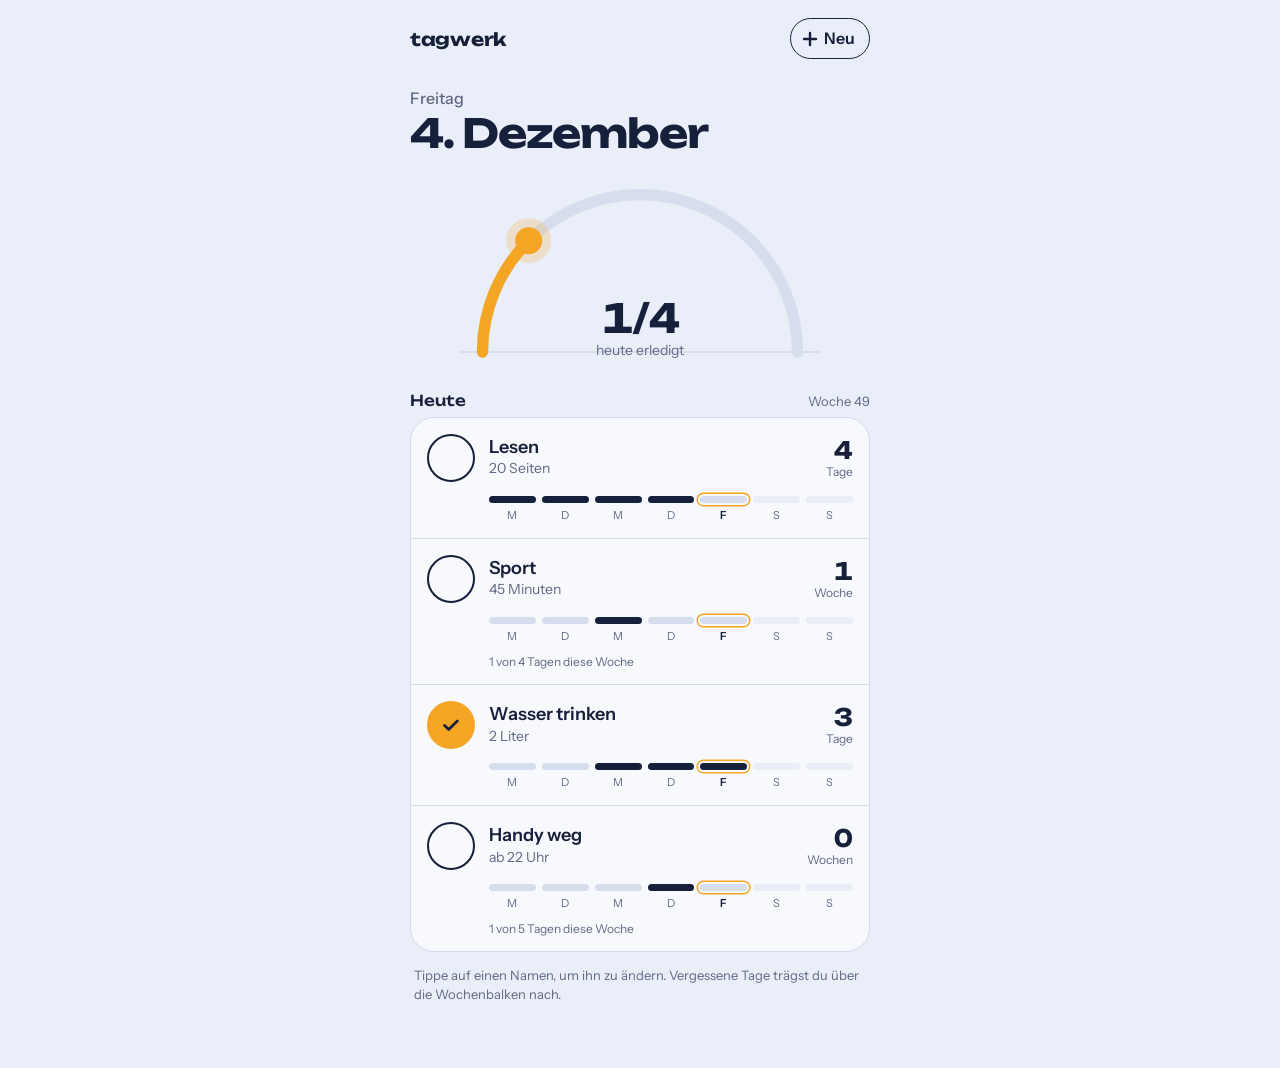
<file: index.html>
<!doctype html>
<html lang="de">
<head>
<meta charset="utf-8">
<meta name="viewport" content="width=device-width, initial-scale=1, viewport-fit=cover">
<title>Tagwerk</title>
<meta name="claude:viewport-fit-sides" content="cover">
<link rel="preconnect" href="https://fonts.googleapis.com">
<link rel="preconnect" href="https://fonts.gstatic.com" crossorigin>
<link rel="stylesheet" href="https://fonts.googleapis.com/css2?family=Unbounded:wght@500;700&family=Instrument+Sans:wght@400;500;600&display=swap">
<style>
/* Layout: eine schmale Spalte. Oben der Tagesbogen, auf dem die Sonne mit jeder erledigten Gewohnheit weiterwandert, darunter eine ruhige Liste. */
:root {
  --sky: #e9eef8;
  --surface: #f7f9fd;
  --ink: #16203b;
  --muted: #5f6984;
  --line: #d3dae9;
  --track: #d6deee;
  --sun: #f5a524;
  --sun-ink: #16203b;
  --danger: #b4372b;
  --display: "Unbounded", "Arial Black", system-ui, sans-serif;
  --body: "Instrument Sans", system-ui, -apple-system, "Segoe UI", sans-serif;
  color-scheme: light;
}
@media (prefers-color-scheme: dark) {
  :root:not([data-theme="light"]) {
    --sky: #0e1428; --surface: #161e38; --ink: #eaeef8; --muted: #949db8;
    --line: #27305a; --track: #232c4d; --sun: #ffb940; --sun-ink: #1a1404; --danger: #ff8a7a;
    color-scheme: dark;
  }
}
:root[data-theme="dark"] {
  --sky: #0e1428; --surface: #161e38; --ink: #eaeef8; --muted: #949db8;
  --line: #27305a; --track: #232c4d; --sun: #ffb940; --sun-ink: #1a1404; --danger: #ff8a7a;
  color-scheme: dark;
}

* { box-sizing: border-box; }
html, body { margin: 0; }
body {
  background: var(--sky);
  color: var(--ink);
  font: 400 16px/1.45 var(--body);
  -webkit-font-smoothing: antialiased;
  padding-left: max(16px, env(safe-area-inset-left, 0px));
  padding-right: max(16px, env(safe-area-inset-right, 0px));
}
button { font: inherit; color: inherit; }
:focus-visible { outline: 2px solid var(--sun); outline-offset: 3px; border-radius: 8px; }

.app {
  max-width: 460px;
  margin: 0 auto;
  padding-block: max(18px, env(safe-area-inset-top, 0px)) 64px;
}

.top { display: flex; align-items: center; justify-content: space-between; gap: 12px; }
.brand { font: 700 18px/1 var(--display); letter-spacing: -0.3px; }
.add {
  display: inline-flex; align-items: center; gap: 6px;
  border: 1.5px solid var(--ink); background: transparent;
  border-radius: 99px; padding: 8px 14px 8px 11px; font-weight: 600; cursor: pointer;
}
.add svg { width: 16px; height: 16px; stroke: currentColor; stroke-width: 2.4; stroke-linecap: round; }

/* Tagesbogen */
.day-head { margin-top: 28px; }
.weekday { margin: 0; color: var(--muted); font-weight: 500; }
.date { margin: 2px 0 0; font: 700 clamp(30px, 9vw, 40px)/1.05 var(--display); letter-spacing: -1px; text-wrap: balance; }

.arc { position: relative; margin: 18px auto 4px; max-width: 360px; }
.arc svg { display: block; width: 100%; height: auto; overflow: visible; }
.arc .horizon { stroke: var(--line); stroke-width: 1.5; }
.arc .track { fill: none; stroke: var(--track); stroke-width: 10; stroke-linecap: round; }
.arc .fill { fill: none; stroke: var(--sun); stroke-width: 10; stroke-linecap: round; }
.arc .halo { fill: var(--sun); opacity: .22; }
.arc .core { fill: var(--sun); }
.arc .rays line { stroke: var(--sun); stroke-width: 3; stroke-linecap: round; }
.arc .rays { transform-box: fill-box; transform-origin: center; transform: scale(0); opacity: 0; transition: transform .6s cubic-bezier(.2, 1.6, .4, 1), opacity .3s; }
.complete .arc .rays { transform: scale(1); opacity: 1; }

.score {
  position: absolute; left: 0; right: 0; bottom: 6px;
  text-align: center; display: grid; gap: 2px;
}
.score b { font: 700 40px/1 var(--display); letter-spacing: -1px; font-variant-numeric: tabular-nums; }
.score span { color: var(--muted); font-size: 14px; }

/* Liste */
.list-head { display: flex; justify-content: space-between; align-items: baseline; margin: 26px 0 6px; }
.list-head h2 { margin: 0; font: 500 15px/1.2 var(--display); }
.list-head p { margin: 0; color: var(--muted); font-size: 13px; }

.habits { list-style: none; margin: 0; padding: 0; background: var(--surface); border-radius: 24px; border: 1px solid var(--line); }
.habit {
  display: grid;
  grid-template-columns: 48px minmax(0, 1fr) auto;
  column-gap: 14px; row-gap: 10px;
  align-items: center;
  padding: 16px 16px 14px;
}
.habit + .habit { border-top: 1px solid var(--line); }

.tick {
  width: 48px; height: 48px; border-radius: 50%;
  border: 2px solid var(--ink); background: transparent; cursor: pointer;
  display: grid; place-items: center;
  transition: background-color .2s, border-color .2s, transform .12s;
}
.tick svg { width: 22px; height: 22px; fill: none; stroke: var(--sun-ink); stroke-width: 3; stroke-linecap: round; stroke-linejoin: round; stroke-dasharray: 24; stroke-dashoffset: 24; transition: stroke-dashoffset .25s ease-out .05s; }
.tick[aria-pressed="true"] { background: var(--sun); border-color: var(--sun); }
.tick[aria-pressed="true"] svg { stroke-dashoffset: 0; }
.tick:active { transform: scale(.9); }

.meta { min-width: 0; border: 0; background: none; padding: 0; text-align: left; cursor: pointer; }
.h-name { display: block; font-weight: 600; font-size: 18px; line-height: 1.2; overflow: hidden; text-overflow: ellipsis; white-space: nowrap; }
.h-goal { display: block; color: var(--muted); font-size: 14px; overflow: hidden; text-overflow: ellipsis; white-space: nowrap; }

.streak { text-align: right; line-height: 1; }
.streak b { display: block; font: 700 24px/1 var(--display); font-variant-numeric: tabular-nums; }
.streak span { font-size: 12px; color: var(--muted); }

.days { grid-column: 2 / 4; display: grid; grid-template-columns: repeat(7, 1fr); gap: 6px; }
.d {
  border: 0; background: none; padding: 4px 0 0; cursor: pointer;
  display: grid; gap: 5px; justify-items: stretch; text-align: center;
}
.d i { display: block; height: 7px; border-radius: 4px; background: var(--track); transition: background-color .2s; }
.d span { font-size: 11px; color: var(--muted); }
.d.done i { background: var(--ink); }
.d.today span { color: var(--ink); font-weight: 600; }
.d.today i { box-shadow: 0 0 0 2px var(--surface), 0 0 0 3.5px var(--sun); }
.d:disabled { cursor: default; }
.d:disabled i { opacity: .45; }
.week-note { grid-column: 2 / 4; margin: -2px 0 0; font-size: 12px; color: var(--muted); }

.empty { text-align: center; padding: 36px 20px; color: var(--muted); }
.hint { margin: 14px 4px 0; font-size: 13px; color: var(--muted); }

/* Bearbeiten */
dialog {
  border: 0; padding: 0; margin: auto auto 0; width: 100%; max-width: 460px;
  background: var(--surface); color: var(--ink);
  border-radius: 26px 26px 0 0;
}
@media (min-width: 560px) { dialog { margin: auto; border-radius: 26px; } }
dialog::backdrop { background: rgba(10, 14, 30, .5); }
.sheet {
  display: grid; gap: 16px;
  padding: 22px max(20px, env(safe-area-inset-right, 0px)) max(22px, env(safe-area-inset-bottom, 0px)) max(20px, env(safe-area-inset-left, 0px));
}
.sheet h2 { margin: 0; font: 700 22px/1.2 var(--display); }
.field { display: grid; gap: 6px; font-weight: 600; font-size: 14px; }
.field input {
  font: inherit; font-weight: 400; font-size: 16px;
  padding: 12px 14px; border-radius: 14px; border: 1.5px solid var(--line);
  background: var(--sky); color: var(--ink);
}
.field input:focus { outline: none; border-color: var(--sun); }
fieldset { border: 0; margin: 0; padding: 0; }
legend { font-weight: 600; font-size: 14px; padding: 0; margin-bottom: 6px; }
.freq { display: grid; grid-template-columns: repeat(7, 1fr); gap: 6px; }
.freq input { position: absolute; opacity: 0; pointer-events: none; }
.freq span {
  display: grid; place-items: center; height: 42px; border-radius: 12px;
  border: 1.5px solid var(--line); font-weight: 600; cursor: pointer; font-variant-numeric: tabular-nums;
}
.freq input:checked + span { background: var(--ink); color: var(--surface); border-color: var(--ink); }
.freq input:focus-visible + span { outline: 2px solid var(--sun); outline-offset: 2px; }
.freq-note { margin: 6px 0 0; font-size: 13px; color: var(--muted); }

.actions { display: flex; align-items: center; gap: 8px; flex-wrap: wrap; }
.actions .grow { flex: 1; }
.btn { border-radius: 99px; padding: 11px 18px; font-weight: 600; cursor: pointer; border: 1.5px solid var(--line); background: transparent; }
.btn.primary { background: var(--ink); color: var(--surface); border-color: var(--ink); }
.btn.delete { border-color: transparent; color: var(--danger); padding-inline: 6px; }

@media (prefers-reduced-motion: reduce) {
  *, *::before, *::after { transition-duration: 0s !important; }
}
</style>
</head>
<body>
<main class="app" id="app">
  <header class="top">
    <span class="brand">tagwerk</span>
    <button class="add" id="addBtn" type="button">
      <svg viewBox="0 0 16 16" aria-hidden="true"><path d="M8 2v12M2 8h12"/></svg>Neu
    </button>
  </header>

  <section class="day-head">
    <p class="weekday" id="weekday"></p>
    <h1 class="date" id="date"></h1>
  </section>

  <div class="arc" aria-hidden="true">
    <svg viewBox="0 0 320 172">
      <line class="horizon" x1="0" y1="160" x2="320" y2="160"/>
      <path class="track" d="M20 160 A140 140 0 0 1 300 160" pathLength="100"/>
      <path class="fill" id="arcFill" d="M20 160 A140 140 0 0 1 300 160" pathLength="100" stroke-dasharray="0 100"/>
      <g id="sun" transform="translate(20 160)">
        <g class="rays">
          <line x1="0" y1="-24" x2="0" y2="-31"/><line x1="0" y1="24" x2="0" y2="31"/>
          <line x1="-24" y1="0" x2="-31" y2="0"/><line x1="24" y1="0" x2="31" y2="0"/>
          <line x1="17" y1="17" x2="22" y2="22"/><line x1="-17" y1="-17" x2="-22" y2="-22"/>
          <line x1="17" y1="-17" x2="22" y2="-22"/><line x1="-17" y1="17" x2="-22" y2="22"/>
        </g>
        <circle class="halo" r="20"/>
        <circle class="core" r="12"/>
      </g>
    </svg>
    <div class="score"><b id="score">0/0</b><span id="scoreNote"></span></div>
  </div>

  <div class="list-head">
    <h2>Heute</h2>
    <p id="weekLabel"></p>
  </div>
  <ul class="habits" id="list"></ul>
  <p class="hint" id="hint">Tippe auf einen Namen, um ihn zu ändern. Vergessene Tage trägst du über die Wochenbalken nach.</p>
</main>

<dialog id="sheet" aria-labelledby="sheetTitle">
  <form class="sheet" id="form">
    <h2 id="sheetTitle">Neue Gewohnheit</h2>
    <label class="field">Name
      <input id="fName" type="text" maxlength="28" placeholder="Lesen" autocomplete="off" required>
    </label>
    <label class="field">Ziel
      <input id="fGoal" type="text" maxlength="32" placeholder="20 Seiten" autocomplete="off">
    </label>
    <fieldset>
      <legend>Tage pro Woche</legend>
      <div class="freq" id="freq"></div>
      <p class="freq-note" id="freqNote"></p>
    </fieldset>
    <div class="actions">
      <button class="btn delete" id="deleteBtn" type="button">Löschen</button>
      <span class="grow"></span>
      <button class="btn" id="cancelBtn" type="button">Abbrechen</button>
      <button class="btn primary" id="saveBtn" type="submit">Speichern</button>
    </div>
  </form>
</dialog>

<script>
(function () {
  'use strict';

  var KEY = 'tagwerk.v2';
  var DAYS = ['Montag', 'Dienstag', 'Mittwoch', 'Donnerstag', 'Freitag', 'Samstag', 'Sonntag'];
  var SHORT = ['M', 'D', 'M', 'D', 'F', 'S', 'S'];
  var MONTHS = ['Januar', 'Februar', 'März', 'April', 'Mai', 'Juni', 'Juli', 'August', 'September', 'Oktober', 'November', 'Dezember'];
  var reduceMotion = window.matchMedia && window.matchMedia('(prefers-reduced-motion: reduce)').matches;

  /* Datum */
  function pad(n) { return (n < 10 ? '0' : '') + n; }
  function iso(d) { return d.getFullYear() + '-' + pad(d.getMonth() + 1) + '-' + pad(d.getDate()); }
  function day0(d) { var x = new Date(d); x.setHours(0, 0, 0, 0); return x; }
  function add(d, n) { var x = new Date(d); x.setDate(x.getDate() + n); return x; }
  function monday(d) { var x = day0(d); return add(x, -((x.getDay() + 6) % 7)); }
  function weekNo(d) {
    var t = day0(d); t.setDate(t.getDate() + 3 - ((t.getDay() + 6) % 7));
    var j = new Date(t.getFullYear(), 0, 4);
    return 1 + Math.round(((t - j) / 864e5 - 3 + ((j.getDay() + 6) % 7)) / 7);
  }

  /* Daten */
  function uid() { return 'h' + Date.now().toString(36) + Math.random().toString(36).slice(2, 6); }
  function past(list) { var t = day0(new Date()); return list.map(function (n) { return iso(add(t, -n)); }); }
  function seed() {
    return [
      { id: uid(), name: 'Lesen', goal: '20 Seiten', perWeek: 7, done: past([1, 2, 3, 4]) },
      { id: uid(), name: 'Sport', goal: '45 Minuten', perWeek: 4, done: past([2, 5, 7, 9, 11]) },
      { id: uid(), name: 'Wasser trinken', goal: '2 Liter', perWeek: 7, done: past([0, 1, 2]) },
      { id: uid(), name: 'Handy weg', goal: 'ab 22 Uhr', perWeek: 5, done: past([1]) }
    ];
  }
  function load() {
    try {
      var raw = localStorage.getItem(KEY);
      if (raw) { var p = JSON.parse(raw); if (Array.isArray(p)) return p; }
    } catch (e) {}
    return seed();
  }
  function save() { try { localStorage.setItem(KEY, JSON.stringify(habits)); } catch (e) {} }
  var habits = load();

  /* Logik */
  function has(h, d) { return h.done.indexOf(d) !== -1; }
  function flip(h, d) { var i = h.done.indexOf(d); if (i < 0) h.done.push(d); else h.done.splice(i, 1); }
  function countWeek(h, mon) { var c = 0; for (var i = 0; i < 7; i++) if (has(h, iso(add(mon, i)))) c++; return c; }
  function streak(h) {
    var t = day0(new Date()), n = 0;
    if (h.perWeek >= 7) {
      var d = has(h, iso(t)) ? t : add(t, -1);
      while (has(h, iso(d)) && n < 3650) { n++; d = add(d, -1); }
      return { n: n, unit: n === 1 ? 'Tag' : 'Tage' };
    }
    var w = monday(t);
    if (countWeek(h, w) >= h.perWeek) n++;
    w = add(w, -7);
    while (countWeek(h, w) >= h.perWeek && n < 520) { n++; w = add(w, -7); }
    return { n: n, unit: n === 1 ? 'Woche' : 'Wochen' };
  }
  function dueToday(h) {
    var t = iso(day0(new Date()));
    return h.perWeek >= 7 || has(h, t) || countWeek(h, monday(new Date())) < h.perWeek;
  }

  /* Sonne */
  var shown = 0, anim = null;
  function placeSun(p) {
    var a = Math.PI * (1 - p);
    var x = 160 + 140 * Math.cos(a), y = 160 - 140 * Math.sin(a);
    document.getElementById('sun').setAttribute('transform', 'translate(' + x.toFixed(2) + ' ' + y.toFixed(2) + ')');
    document.getElementById('arcFill').setAttribute('stroke-dasharray', (p * 100).toFixed(2) + ' 100');
  }
  function moveSun(target) {
    if (anim) cancelAnimationFrame(anim);
    if (reduceMotion) { shown = target; placeSun(target); return; }
    var from = shown, start = null, dur = 700;
    function step(ts) {
      if (start === null) start = ts;
      var k = Math.min(1, (ts - start) / dur), e = 1 - Math.pow(1 - k, 3);
      shown = from + (target - from) * e;
      placeSun(shown);
      if (k < 1) anim = requestAnimationFrame(step);
    }
    anim = requestAnimationFrame(step);
  }

  /* Anzeige */
  var $ = function (id) { return document.getElementById(id); };
  function esc(s) { return String(s).replace(/[&<>"']/g, function (c) { return { '&': '&amp;', '<': '&lt;', '>': '&gt;', '"': '&quot;', "'": '&#39;' }[c]; }); }

  function row(h) {
    var t = day0(new Date()), ti = iso(t), mon = monday(t), s = streak(h);
    var cells = '';
    for (var i = 0; i < 7; i++) {
      var d = add(mon, i), di = iso(d), fut = d > t;
      var cls = 'd' + (has(h, di) ? ' done' : '') + (di === ti ? ' today' : '');
      cells += '<button type="button" class="' + cls + '" data-id="' + h.id + '" data-date="' + di + '"' + (fut ? ' disabled' : '') +
        ' aria-label="' + DAYS[i] + (has(h, di) ? ', erledigt' : ', offen') + '"><i></i><span>' + SHORT[i] + '</span></button>';
    }
    var note = h.perWeek < 7 ? '<p class="week-note">' + countWeek(h, mon) + ' von ' + h.perWeek + ' Tagen diese Woche</p>' : '';
    var on = has(h, ti);
    return '<li class="habit">' +
      '<button type="button" class="tick" data-tick="' + h.id + '" aria-pressed="' + on + '" aria-label="' + esc(h.name) + ' heute erledigt">' +
        '<svg viewBox="0 0 24 24"><path d="M5 12.5l4.5 4.5L19 7.5"/></svg></button>' +
      '<button type="button" class="meta" data-edit="' + h.id + '"><span class="h-name">' + esc(h.name) + '</span>' +
        '<span class="h-goal">' + esc(h.goal || (h.perWeek >= 7 ? 'täglich' : h.perWeek + ' Tage pro Woche')) + '</span></button>' +
      '<div class="streak"><b>' + s.n + '</b><span>' + s.unit + '</span></div>' +
      '<div class="days">' + cells + '</div>' + note +
    '</li>';
  }

  function render() {
    var now = new Date();
    $('weekday').textContent = DAYS[(now.getDay() + 6) % 7];
    $('date').textContent = now.getDate() + '. ' + MONTHS[now.getMonth()];
    $('weekLabel').textContent = 'Woche ' + weekNo(now);

    var t = iso(day0(now)), due = 0, done = 0;
    habits.forEach(function (h) { if (dueToday(h)) { due++; if (has(h, t)) done++; } });

    if (habits.length) {
      $('list').innerHTML = habits.map(row).join('');
      $('hint').hidden = false;
    } else {
      $('list').innerHTML = '<li class="empty">Noch keine Gewohnheiten. Lege mit „Neu“ die erste an, zum Beispiel 10 Minuten Lesen.</li>';
      $('hint').hidden = true;
    }

    $('score').textContent = done + '/' + due;
    var complete = due > 0 && done === due;
    $('scoreNote').textContent = due === 0 ? 'heute nichts geplant' : complete ? 'Tag geschafft' : 'heute erledigt';
    $('app').classList.toggle('complete', complete);
    moveSun(due ? done / due : 0);
  }

  function find(id) { for (var i = 0; i < habits.length; i++) if (habits[i].id === id) return habits[i]; return null; }

  $('list').addEventListener('click', function (e) {
    var b = e.target.closest('button'); if (!b) return;
    var h;
    if (b.dataset.tick) { h = find(b.dataset.tick); if (h) { flip(h, iso(day0(new Date()))); save(); render(); } }
    else if (b.dataset.date && !b.disabled) { h = find(b.dataset.id); if (h) { flip(h, b.dataset.date); save(); render(); } }
    else if (b.dataset.edit) { open(find(b.dataset.edit)); }
  });

  /* Bearbeiten */
  var sheet = $('sheet'), editing = null, armed = false;
  (function () {
    var html = '';
    for (var n = 1; n <= 7; n++) html += '<label><input type="radio" name="freq" id="freq' + n + '" value="' + n + '"><span>' + n + '</span></label>';
    $('freq').innerHTML = html;
  })();
  function freqNote() {
    var c = document.querySelector('input[name=freq]:checked');
    var n = c ? +c.value : 7;
    $('freqNote').textContent = n === 7 ? 'Jeden Tag' : n === 1 ? 'Einmal pro Woche' : n + ' Tage pro Woche, du wählst welche';
  }
  $('freq').addEventListener('change', freqNote);

  function disarm() { armed = false; $('deleteBtn').textContent = 'Löschen'; }
  function open(h) {
    editing = h || null; disarm();
    $('sheetTitle').textContent = h ? 'Gewohnheit bearbeiten' : 'Neue Gewohnheit';
    $('saveBtn').textContent = h ? 'Speichern' : 'Hinzufügen';
    $('fName').value = h ? h.name : '';
    $('fGoal').value = h ? (h.goal || '') : '';
    $('freq' + (h ? h.perWeek : 7)).checked = true;
    freqNote();
    $('deleteBtn').hidden = !h;
    sheet.showModal();
    if (!h) $('fName').focus();
  }
  $('addBtn').addEventListener('click', function () { open(null); });
  $('cancelBtn').addEventListener('click', function () { sheet.close(); });
  sheet.addEventListener('click', function (e) { if (e.target === sheet) sheet.close(); });

  $('deleteBtn').addEventListener('click', function () {
    if (!editing) return;
    if (!armed) { armed = true; this.textContent = 'Wirklich löschen?'; return; }
    var id = editing.id;
    habits = habits.filter(function (h) { return h.id !== id; });
    save(); sheet.close(); render();
  });

  $('form').addEventListener('submit', function (e) {
    e.preventDefault();
    var name = $('fName').value.trim(); if (!name) { $('fName').focus(); return; }
    var goal = $('fGoal').value.trim();
    var per = +document.querySelector('input[name=freq]:checked').value || 7;
    if (editing) { editing.name = name; editing.goal = goal; editing.perWeek = per; }
    else habits.push({ id: uid(), name: name, goal: goal, perWeek: per, done: [] });
    save(); sheet.close(); render();
  });

  render();
  document.addEventListener('visibilitychange', function () { if (!document.hidden) render(); });
})();
</script>
</body>
</html>
</file>
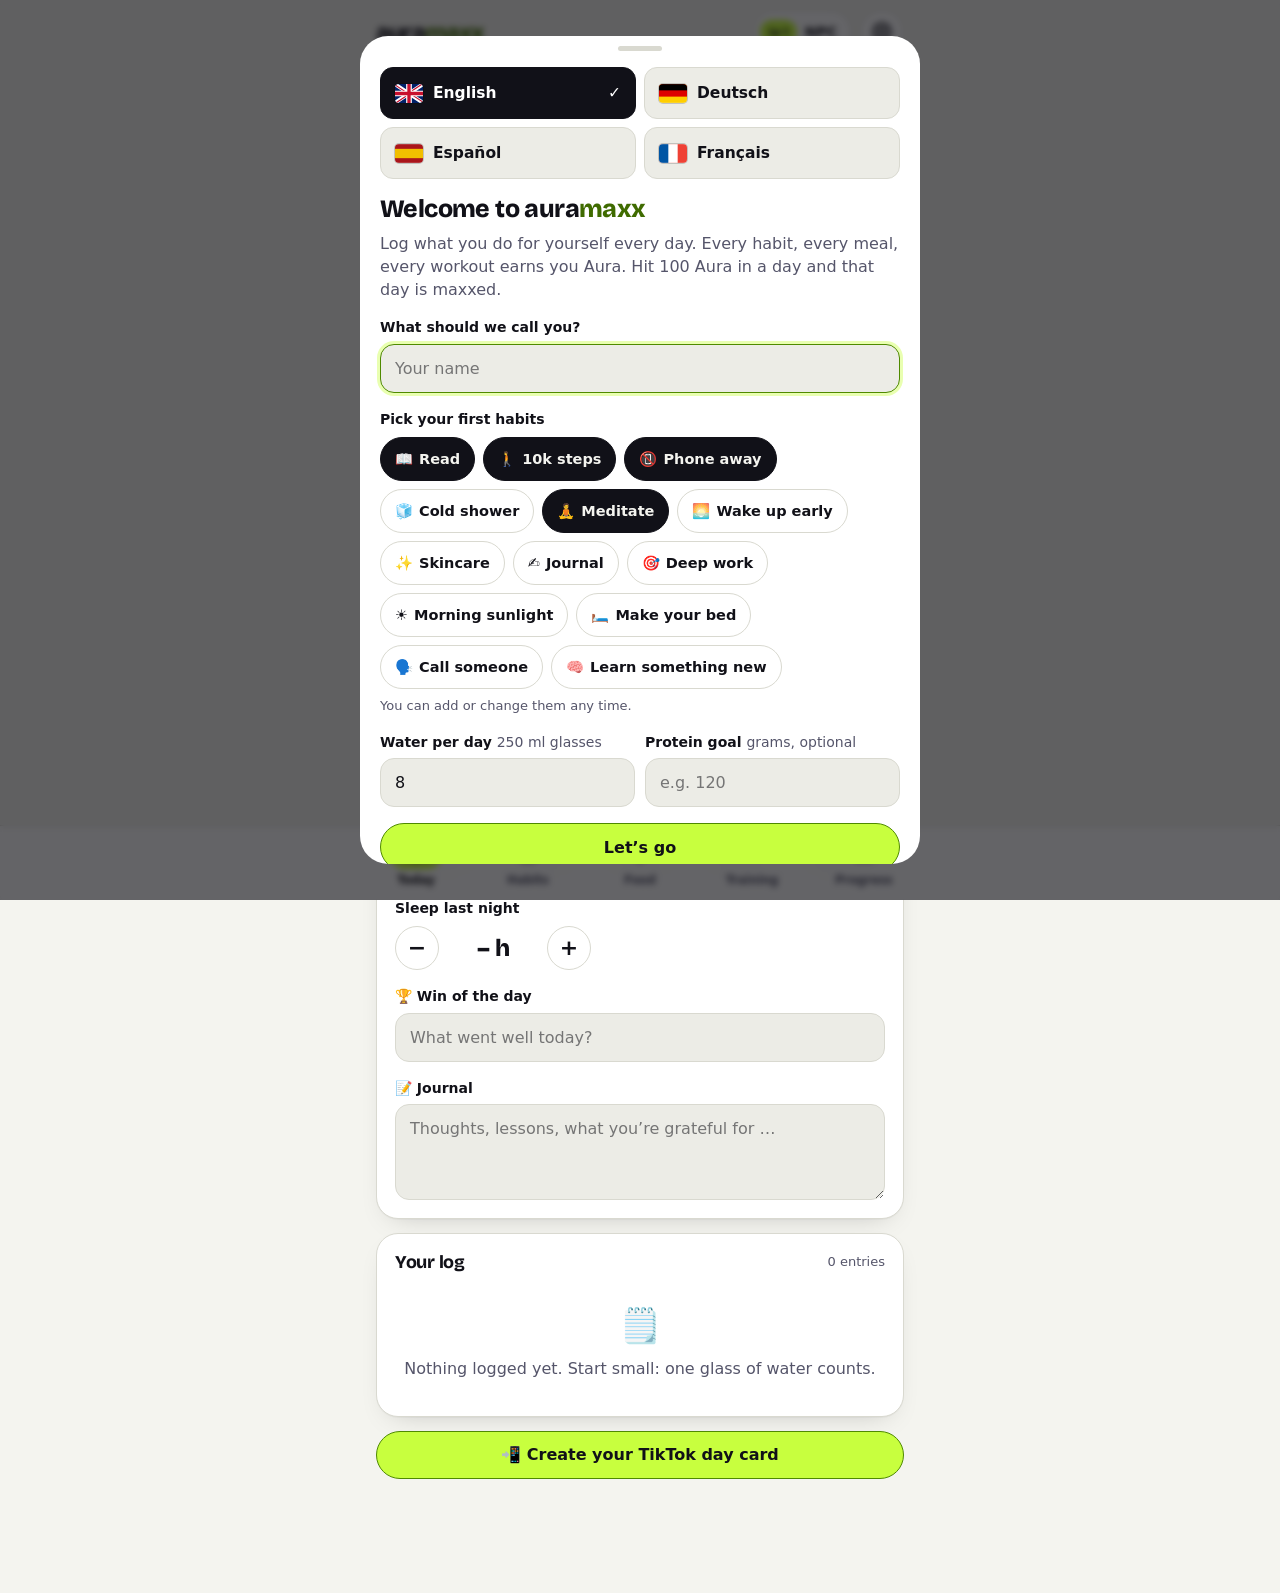
<file: habitsapp/index.html>
<!doctype html>
<html lang="en">
<head>
<meta charset="utf-8">
<meta name="viewport" content="width=device-width, initial-scale=1, viewport-fit=cover">
<title>auramaxx – your lifemaxxing tracker</title>
<meta name="description" content="Track habits, food, workouts, sleep and progress photos. Farm Aura, level up and share your day.">
<meta name="theme-color" content="#09090d">
<link rel="manifest" href="manifest.webmanifest">
<link rel="icon" href="icons/icon.svg" type="image/svg+xml">
<link rel="apple-touch-icon" href="icons/apple-touch-icon.png">
<meta name="apple-mobile-web-app-capable" content="yes">
<meta name="mobile-web-app-capable" content="yes">
<meta name="apple-mobile-web-app-status-bar-style" content="black-translucent">
<meta name="apple-mobile-web-app-title" content="auramaxx">
<link rel="preconnect" href="https://fonts.googleapis.com">
<link rel="preconnect" href="https://fonts.gstatic.com" crossorigin>
<link rel="stylesheet" href="https://fonts.googleapis.com/css2?family=Bricolage+Grotesque:opsz,wght@12..96,600..800&display=swap">
<link rel="stylesheet" href="styles.css">
</head>
<body>
<a class="skip" href="#main" data-i18n="skip">Skip to content</a>

<header class="topbar">
  <div class="topbar-in">
    <span class="brand">aura<span>maxx</span></span>
    <button type="button" class="level-chip" id="levelChip" data-action="nav" data-view="progress" data-k="levelchip"></button>
    <button type="button" class="icon-btn" data-action="settings" data-i18n-aria="settings" aria-label="Settings">
      <svg viewBox="0 0 24 24" aria-hidden="true"><circle cx="12" cy="12" r="3"/><path d="M19.4 15a1.7 1.7 0 0 0 .3 1.8l.1.1a2 2 0 1 1-2.8 2.8l-.1-.1a1.7 1.7 0 0 0-1.8-.3 1.7 1.7 0 0 0-1 1.5V21a2 2 0 1 1-4 0v-.1a1.7 1.7 0 0 0-1.1-1.5 1.7 1.7 0 0 0-1.8.3l-.1.1a2 2 0 1 1-2.8-2.8l.1-.1a1.7 1.7 0 0 0 .3-1.8 1.7 1.7 0 0 0-1.5-1H3a2 2 0 1 1 0-4h.1a1.7 1.7 0 0 0 1.5-1.1 1.7 1.7 0 0 0-.3-1.8l-.1-.1a2 2 0 1 1 2.8-2.8l.1.1a1.7 1.7 0 0 0 1.8.3H9a1.7 1.7 0 0 0 1-1.5V3a2 2 0 1 1 4 0v.1a1.7 1.7 0 0 0 1 1.5 1.7 1.7 0 0 0 1.8-.3l.1-.1a2 2 0 1 1 2.8 2.8l-.1.1a1.7 1.7 0 0 0-.3 1.8V9a1.7 1.7 0 0 0 1.5 1H21a2 2 0 1 1 0 4h-.1a1.7 1.7 0 0 0-1.5 1z"/></svg>
    </button>
  </div>
</header>

<main id="main" class="app" tabindex="-1">
  <div class="datebar" id="datebar">
    <button type="button" class="icon-btn" id="datePrev" data-action="date-prev" data-k="dprev" data-i18n-aria="prevDay" aria-label="Previous day">
      <svg viewBox="0 0 24 24" aria-hidden="true"><path d="M15 18l-6-6 6-6"/></svg>
    </button>
    <div class="date-mid">
      <b id="dateLabel" aria-live="polite"></b>
      <span id="dateSub"></span>
      <button type="button" class="date-today" id="dateToday" data-action="date-today" data-i18n="backToToday">Back to today</button>
    </div>
    <button type="button" class="icon-btn" id="dateNext" data-action="date-next" data-k="dnext" data-i18n-aria="nextDay" aria-label="Next day">
      <svg viewBox="0 0 24 24" aria-hidden="true"><path d="M9 18l6-6-6-6"/></svg>
    </button>
  </div>

  <section class="view" id="view-today" data-i18n-aria="today" aria-label="Today"></section>
  <section class="view" id="view-habits" data-i18n-aria="habits" aria-label="Habits" hidden></section>
  <section class="view" id="view-food" data-i18n-aria="food" aria-label="Food" hidden></section>
  <section class="view" id="view-train" data-i18n-aria="training" aria-label="Training" hidden></section>
  <section class="view" id="view-progress" data-i18n-aria="progress" aria-label="Progress" hidden></section>
</main>

<nav class="tabbar" data-i18n-aria="mainNav" aria-label="Main navigation">
  <div class="tabbar-in">
    <button type="button" class="tab" data-action="nav" data-view="today" data-k="tab-today">
      <span class="ti"><svg viewBox="0 0 24 24" aria-hidden="true"><circle cx="12" cy="12" r="4"/><path d="M12 2v2M12 20v2M4.9 4.9l1.4 1.4M17.7 17.7l1.4 1.4M2 12h2M20 12h2M4.9 19.1l1.4-1.4M17.7 6.3l1.4-1.4"/></svg></span><span data-i18n="today">Today</span>
    </button>
    <button type="button" class="tab" data-action="nav" data-view="habits" data-k="tab-habits">
      <span class="ti"><svg viewBox="0 0 24 24" aria-hidden="true"><rect x="3" y="3" width="18" height="18" rx="5"/><path d="M8 12.5l2.5 2.5L16 9.5"/></svg></span><span data-i18n="habits">Habits</span>
    </button>
    <button type="button" class="tab" data-action="nav" data-view="food" data-k="tab-food">
      <span class="ti"><svg viewBox="0 0 24 24" aria-hidden="true"><path d="M12 7c-2-3-7-2.5-7 2.5C5 15 9 21 12 21s7-6 7-11.5C19 4.5 14 4 12 7z"/><path d="M12 7c0-2 1-4 3-5"/></svg></span><span data-i18n="food">Food</span>
    </button>
    <button type="button" class="tab" data-action="nav" data-view="train" data-k="tab-train">
      <span class="ti"><svg viewBox="0 0 24 24" aria-hidden="true"><path d="M6.5 6.5v11M17.5 6.5v11M3 9.5v5M21 9.5v5M6.5 12h11"/></svg></span><span data-i18n="training">Training</span>
    </button>
    <button type="button" class="tab" data-action="nav" data-view="progress" data-k="tab-progress">
      <span class="ti"><svg viewBox="0 0 24 24" aria-hidden="true"><path d="M3 20h18"/><path d="M6 16v-4M11 16V8M16 16v-6M21 4l-5 5-3-3-4 4"/></svg></span><span data-i18n="progress">Progress</span>
    </button>
  </div>
</nav>

<div class="toast" id="toast" role="status" aria-live="polite" aria-atomic="true"></div>
<input type="file" id="photoInput" accept="image/*" hidden>
<input type="file" id="importInput" accept="application/json,.json" hidden>
<datalist id="exList"></datalist>

<!-- Onboarding -->
<dialog id="dlgOnboard" aria-labelledby="oTitle">
  <form class="sheet" id="formOnboard">
    <div class="grip" aria-hidden="true"></div>
    <fieldset>
      <legend class="sr-only" data-i18n="language">Language</legend>
      <div class="seg lang-seg" id="oLang"></div>
    </fieldset>
    <h2 id="oTitle"><span data-i18n="welcome">Welcome to</span> aura<span style="color:var(--accent-text)">maxx</span></h2>
    <p class="lead" data-i18n="onboardLead"></p>
    <label class="field"><span data-i18n="askName">What should we call you?</span>
      <input id="oName" type="text" maxlength="24" autocomplete="given-name" data-i18n-ph="namePh">
    </label>
    <fieldset>
      <legend data-i18n="pickHabits">Pick your first habits</legend>
      <div class="chips" id="oHabits"></div>
      <p class="hint" style="margin-top:8px" data-i18n="changeLater"></p>
    </fieldset>
    <div class="row-fields">
      <label class="field"><span><span data-i18n="waterPerDay">Water per day</span> <span class="opt" data-i18n="glasses250"></span></span>
        <input id="oWater" type="number" inputmode="numeric" min="2" max="20" value="8">
      </label>
      <label class="field"><span><span data-i18n="proteinGoal">Protein goal</span> <span class="opt" data-i18n="gramsOptional"></span></span>
        <input id="oProtein" type="number" inputmode="numeric" min="0" max="400" data-i18n-ph="egProtein">
      </label>
    </div>
    <button type="submit" class="btn btn-primary wide" data-i18n="letsGoBtn">Let’s go</button>
  </form>
</dialog>

<!-- Habit -->
<dialog id="dlgHabit" aria-labelledby="hTitle">
  <form class="sheet" id="formHabit">
    <div class="grip" aria-hidden="true"></div>
    <h2 id="hTitle"></h2>
    <div class="row2">
      <label class="field emoji-field"><span data-i18n="emoji">Emoji</span>
        <input id="hEmoji" type="text" maxlength="8" autocomplete="off">
      </label>
      <label class="field"><span data-i18n="name">Name</span>
        <input id="hName" type="text" maxlength="30" autocomplete="off" data-i18n-ph="habitNamePh" required>
      </label>
    </div>
    <div class="emoji-pick" id="hEmojiPick" role="group" data-i18n-aria="pickEmoji"></div>
    <label class="field"><span><span data-i18n="goal">Goal</span> <span class="opt" data-i18n="optional"></span></span>
      <input id="hGoal" type="text" maxlength="40" autocomplete="off" data-i18n-ph="goalPh">
    </label>
    <fieldset>
      <legend data-i18n="area">Area</legend>
      <div class="seg" id="hCat"></div>
    </fieldset>
    <fieldset>
      <legend data-i18n="perWeekQ">How many days a week?</legend>
      <div class="seg grid7" id="hFreq"></div>
      <p class="hint" id="hFreqNote" style="margin-top:8px"></p>
    </fieldset>
    <div class="actions">
      <button type="button" class="btn danger" id="hDelete"></button>
      <span class="grow"></span>
      <button type="button" class="btn" data-close data-i18n="cancel">Cancel</button>
      <button type="submit" class="btn btn-primary" id="hSave"></button>
    </div>
  </form>
</dialog>

<!-- Meal -->
<dialog id="dlgMeal" aria-labelledby="mTitle">
  <form class="sheet" id="formMeal">
    <div class="grip" aria-hidden="true"></div>
    <h2 id="mTitle"></h2>
    <div id="mRecent"></div>
    <fieldset>
      <legend data-i18n="meal">Meal</legend>
      <div class="seg" id="mType"></div>
    </fieldset>
    <label class="field"><span data-i18n="whatEat">What did you eat?</span>
      <input id="mName" type="text" maxlength="60" autocomplete="off" data-i18n-ph="mealPh" required>
    </label>
    <div class="row-fields">
      <label class="field"><span data-i18n="time">Time</span>
        <input id="mTime" type="time">
      </label>
      <label class="field"><span><span data-i18n="protein">Protein</span> <span class="opt">g</span></span>
        <input id="mProtein" type="number" inputmode="decimal" min="0" max="300" step="1" data-i18n-ph="optional">
      </label>
    </div>
    <label class="field"><span><span data-i18n="calories">Calories</span> <span class="opt" data-i18n="caloriesOpt"></span></span>
      <input id="mKcal" type="number" inputmode="numeric" min="0" max="5000" step="1" placeholder="kcal">
    </label>
    <fieldset>
      <legend data-i18n="tags">Tags</legend>
      <div class="seg" id="mTags"></div>
    </fieldset>
    <div class="actions">
      <button type="button" class="btn danger" id="mDelete"></button>
      <span class="grow"></span>
      <button type="button" class="btn" data-close data-i18n="cancel">Cancel</button>
      <button type="submit" class="btn btn-primary" id="mSave" data-i18n="save">Save</button>
    </div>
  </form>
</dialog>

<!-- Workout -->
<dialog id="dlgWorkout" aria-labelledby="wTitle">
  <form class="sheet" id="formWorkout">
    <div class="grip" aria-hidden="true"></div>
    <h2 id="wTitle"></h2>
    <fieldset>
      <legend data-i18n="type">Type</legend>
      <div class="seg" id="wType"></div>
    </fieldset>
    <div class="row-fields">
      <label class="field"><span><span data-i18n="duration">Duration</span> <span class="opt" data-i18n="minutes"></span></span>
        <input id="wDur" type="number" inputmode="numeric" min="1" max="600" required>
      </label>
      <label class="field"><span data-i18n="time">Time</span>
        <input id="wTime" type="time">
      </label>
    </div>
    <fieldset>
      <legend><span data-i18n="howHard">How hard was it?</span> <span class="opt" data-i18n="howHardScale"></span></legend>
      <div class="seg grid5" id="wInt"></div>
    </fieldset>
    <label class="field" id="wDistWrap"><span><span data-i18n="distance">Distance</span> <span class="opt" data-i18n="kmOptional"></span></span>
      <input id="wDist" type="number" inputmode="decimal" min="0" max="500" step="0.1" data-i18n-ph="egDist">
    </label>
    <fieldset id="wExWrap">
      <legend data-i18n="exercisesTitle">Exercises</legend>
      <div class="ex-head" aria-hidden="true"><span data-i18n="exCol">Exercise</span><span data-i18n="setsCol">Sets</span><span data-i18n="repsCol">Reps</span><span>kg</span><span></span></div>
      <div class="ex-rows" id="wEx"></div>
      <button type="button" class="btn sm" id="wAddEx" style="margin-top:10px" data-i18n="addExercise">+ Exercise</button>
    </fieldset>
    <label class="field"><span><span data-i18n="note">Note</span> <span class="opt" data-i18n="optional"></span></span>
      <textarea id="wNote" rows="2" maxlength="500" data-i18n-ph="notePh"></textarea>
    </label>
    <div class="actions">
      <button type="button" class="btn danger" id="wDelete"></button>
      <span class="grow"></span>
      <button type="button" class="btn" data-close data-i18n="cancel">Cancel</button>
      <button type="submit" class="btn btn-primary" id="wSave" data-i18n="save">Save</button>
    </div>
  </form>
</dialog>

<!-- View photo -->
<dialog id="dlgPhoto" aria-labelledby="pTitle">
  <div class="sheet">
    <div class="grip" aria-hidden="true"></div>
    <h2 id="pTitle"></h2>
    <img id="pImg" class="photo-full" alt="">
    <div class="actions">
      <button type="button" class="btn danger" id="pDelete"></button>
      <span class="grow"></span>
      <button type="button" class="btn btn-primary" data-close data-i18n="done">Done</button>
    </div>
  </div>
</dialog>

<!-- Share -->
<dialog id="dlgShare" aria-labelledby="sTitle">
  <div class="sheet">
    <div class="grip" aria-hidden="true"></div>
    <h2 id="sTitle" data-i18n="dayCard">Your day card</h2>
    <p class="lead" data-i18n="dayCardLead"></p>
    <img id="shareImg" class="share-img" alt="">
    <p class="hint" id="shareStatus" role="status" style="text-align:center"></p>
    <div class="actions">
      <button type="button" class="btn" data-close data-i18n="close">Close</button>
      <span class="grow"></span>
      <a class="btn" id="shareDl" href="#" download="auramaxx.png" data-i18n="saveImage">Save image</a>
      <button type="button" class="btn btn-primary" id="shareBtn" hidden data-i18n="share">Share</button>
    </div>
  </div>
</dialog>

<!-- Settings -->
<dialog id="dlgSettings" aria-labelledby="setTitle">
  <form class="sheet" id="formSettings">
    <div class="grip" aria-hidden="true"></div>
    <h2 id="setTitle" data-i18n="settings">Settings</h2>
    <fieldset>
      <legend data-i18n="language">Language</legend>
      <div class="seg lang-seg" id="sLang"></div>
    </fieldset>
    <label class="field"><span data-i18n="name">Name</span>
      <input id="sName" type="text" maxlength="24" autocomplete="given-name">
    </label>
    <div class="row-fields">
      <label class="field"><span><span data-i18n="waterGoalS">Water goal</span> <span class="opt" data-i18n="glassesOpt"></span></span>
        <input id="sWater" type="number" inputmode="numeric" min="2" max="20">
      </label>
      <label class="field"><span><span data-i18n="proteinGoal">Protein goal</span> <span class="opt" data-i18n="protOff"></span></span>
        <input id="sProtein" type="number" inputmode="numeric" min="0" max="400">
      </label>
    </div>
    <label class="field"><span data-i18n="workoutsPerWeek">Workouts per week</span>
      <input id="sWorkouts" type="number" inputmode="numeric" min="1" max="14">
    </label>
    <fieldset>
      <legend data-i18n="theme">Theme</legend>
      <div class="seg" id="sTheme">
        <label><input type="radio" name="theme" value="auto"><span data-i18n="themeSystem">System</span></label>
        <label><input type="radio" name="theme" value="dark"><span data-i18n="themeDark">Dark</span></label>
        <label><input type="radio" name="theme" value="light"><span data-i18n="themeLight">Light</span></label>
      </div>
    </fieldset>
    <div class="card" style="padding:14px;box-shadow:none">
      <p class="small muted" data-i18n="dataNote"></p>
      <div class="actions" style="margin-top:10px">
        <button type="button" class="btn sm" id="sExport" data-i18n="exportBackup">Export backup</button>
        <button type="button" class="btn sm" id="sImport" data-i18n="importBackup">Import backup</button>
      </div>
    </div>
    <div class="actions">
      <button type="button" class="btn danger" id="sReset"></button>
      <span class="grow"></span>
      <button type="button" class="btn" data-close data-i18n="cancel">Cancel</button>
      <button type="submit" class="btn btn-primary" data-i18n="save">Save</button>
    </div>
  </form>
</dialog>

<script src="i18n.js" defer></script>
<script src="app.js" defer></script>
</body>
</html>
</file>
<file: habitsapp/styles.css>
/* auramaxx – styles
   Dark, high-contrast design with lime as the Aura color. Light mode follows the system
   or the setting. All touch targets are at least 44 px. */

:root {
  --bg: #f4f4ef;
  --surface: #ffffff;
  --surface-2: #ecece6;
  --line: #d9d9d0;
  --ink: #111118;
  --muted: #55556a;
  --accent: #c8ff3e;
  --accent-strong: #4f8a00;
  --accent-text: #3f6b00;
  --accent-ink: #111118;
  --focus: #5b3fd6;
  --violet: #6d4fe0;
  --pink: #c42a6d;
  --orange: #b35400;
  --cyan: #0a7fa3;
  --danger: #b8322b;
  --shadow: 0 1px 0 rgba(0, 0, 0, .03), 0 10px 28px -16px rgba(0, 0, 0, .25);
  --radius: 22px;
  --display: "Bricolage Grotesque", ui-sans-serif, system-ui, -apple-system, "Segoe UI", sans-serif;
  --body: ui-sans-serif, system-ui, -apple-system, "Segoe UI", Roboto, "Helvetica Neue", sans-serif;
  color-scheme: light;
}

@media (prefers-color-scheme: dark) {
  :root:not([data-theme="light"]) {
    --bg: #09090d; --surface: #13131a; --surface-2: #1d1d28; --line: #2b2b3a;
    --ink: #f3f3f7; --muted: #a6a6ba; --accent: #c8ff3e; --accent-strong: #c8ff3e;
    --accent-text: #c8ff3e; --accent-ink: #0b0b0f; --focus: #c8ff3e;
    --violet: #a891ff; --pink: #ff7ab3; --orange: #ffab52; --cyan: #5fd7f5; --danger: #ff8a80;
    --shadow: none;
    color-scheme: dark;
  }
}
:root[data-theme="dark"] {
  --bg: #09090d; --surface: #13131a; --surface-2: #1d1d28; --line: #2b2b3a;
  --ink: #f3f3f7; --muted: #a6a6ba; --accent: #c8ff3e; --accent-strong: #c8ff3e;
  --accent-text: #c8ff3e; --accent-ink: #0b0b0f; --focus: #c8ff3e;
  --violet: #a891ff; --pink: #ff7ab3; --orange: #ffab52; --cyan: #5fd7f5; --danger: #ff8a80;
  --shadow: none;
  color-scheme: dark;
}

* { box-sizing: border-box; }
html { -webkit-text-size-adjust: 100%; }
body {
  margin: 0;
  min-height: 100dvh;
  background: var(--bg);
  color: var(--ink);
  font: 400 16px/1.45 var(--body);
  -webkit-font-smoothing: antialiased;
  -webkit-tap-highlight-color: transparent;
  padding-bottom: calc(86px + env(safe-area-inset-bottom, 0px));
}
button, input, textarea, select { font: inherit; color: inherit; }
button { cursor: pointer; }
button:disabled { cursor: not-allowed; opacity: .4; }
h1, h2, h3, p { margin: 0; }
:focus-visible { outline: 3px solid var(--focus); outline-offset: 2px; border-radius: 10px; }
[hidden] { display: none !important; }

.sr-only {
  position: absolute !important; width: 1px; height: 1px; padding: 0; margin: -1px;
  overflow: hidden; clip: rect(0 0 0 0); white-space: nowrap; border: 0;
}
.skip {
  position: absolute; left: 12px; top: -80px; z-index: 100;
  background: var(--accent); color: var(--accent-ink);
  padding: 12px 16px; border-radius: 12px; font-weight: 700; text-decoration: none;
}
.skip:focus { top: 12px; }

/* ---------- Top bar ---------- */
.topbar {
  position: sticky; top: 0; z-index: 20;
  padding-top: env(safe-area-inset-top, 0px);
  background: color-mix(in srgb, var(--bg) 84%, transparent);
  -webkit-backdrop-filter: saturate(1.4) blur(14px);
  backdrop-filter: saturate(1.4) blur(14px);
}
.topbar-in {
  max-width: 560px; margin: 0 auto;
  display: flex; align-items: center; gap: 8px;
  padding: 10px max(16px, env(safe-area-inset-right, 0px)) 10px max(16px, env(safe-area-inset-left, 0px));
}
.brand { font: 800 23px/1 var(--display); letter-spacing: -.8px; margin-right: auto; }
.brand span { color: var(--accent-text); }
.level-chip {
  display: inline-flex; align-items: center; gap: 8px; min-height: 44px;
  border: 1px solid var(--line); background: var(--surface); border-radius: 99px;
  padding: 6px 14px 6px 6px; font-weight: 650; font-size: 14px; max-width: 52vw;
  white-space: nowrap; overflow: hidden; text-overflow: ellipsis;
}
.level-chip .lv {
  flex: none; background: var(--accent); color: var(--accent-ink);
  border-radius: 99px; padding: 6px 9px; font: 800 12px/1 var(--display);
}
.icon-btn {
  flex: none; width: 44px; height: 44px; border-radius: 50%; padding: 0;
  border: 1px solid var(--line); background: var(--surface);
  display: inline-grid; place-items: center; font-size: 20px; line-height: 1;
}
.icon-btn svg { width: 20px; height: 20px; fill: none; stroke: currentColor; stroke-width: 2.2; stroke-linecap: round; stroke-linejoin: round; }
.icon-btn.sm { width: 40px; height: 40px; font-size: 18px; }

/* ---------- Layout ---------- */
.app {
  max-width: 560px; margin: 0 auto;
  padding: 2px max(16px, env(safe-area-inset-right, 0px)) 28px max(16px, env(safe-area-inset-left, 0px));
}
.app:focus { outline: none; }

.datebar { display: flex; align-items: center; gap: 10px; padding: 2px 0 12px; }
.date-mid { flex: 1; display: grid; justify-items: center; gap: 1px; text-align: center; }
.date-mid b { font: 750 18px/1.15 var(--display); letter-spacing: -.3px; }
.date-mid span { font-size: 13px; color: var(--muted); }
.date-today {
  border: 0; background: none; color: var(--accent-text); font-weight: 700; font-size: 13px;
  padding: 4px 8px; min-height: 32px; text-decoration: underline; text-underline-offset: 3px;
}

.view { display: grid; gap: 14px; animation: rise .28s ease-out; }
@keyframes rise { from { opacity: 0; transform: translateY(8px); } to { opacity: 1; transform: none; } }

.view-head { display: flex; align-items: flex-end; justify-content: space-between; gap: 12px; margin-top: 2px; }
.view-head h1 { font: 800 34px/1 var(--display); letter-spacing: -1.2px; }
.view-sub { color: var(--muted); font-size: 14px; margin-top: -6px; }

.card {
  background: var(--surface); border: 1px solid var(--line);
  border-radius: var(--radius); padding: 18px; box-shadow: var(--shadow);
}
.sec-head { display: flex; align-items: center; justify-content: space-between; gap: 10px; margin-bottom: 10px; }
.sec-head h2, .card > h2 { font: 750 18px/1.2 var(--display); letter-spacing: -.3px; }
.card > h2 { margin-bottom: 10px; }
.muted { color: var(--muted); }
.small { font-size: 13px; }
.eyebrow { color: var(--muted); font-weight: 650; font-size: 14px; }
.link {
  border: 0; background: none; color: var(--accent-text); font-weight: 700;
  padding: 8px 4px; min-height: 44px; font-size: 15px;
}

/* ---------- Buttons & chips ---------- */
.btn {
  display: inline-flex; align-items: center; justify-content: center; gap: 8px;
  min-height: 48px; padding: 12px 18px; border-radius: 99px;
  border: 1.5px solid var(--line); background: var(--surface);
  font-weight: 700; text-decoration: none; line-height: 1.1;
}
.btn-primary { background: var(--accent); color: var(--accent-ink); border-color: var(--accent-strong); }
.btn.sm { min-height: 42px; padding: 8px 15px; font-size: 14.5px; }
.btn.wide { width: 100%; }
.btn.danger { background: none; border-color: transparent; color: var(--danger); padding-inline: 8px; }
.btn:active, .chip:active, .quick button:active { transform: scale(.97); }

.chips { display: flex; flex-wrap: wrap; gap: 8px; }
.chip {
  display: inline-flex; align-items: center; gap: 6px; min-height: 44px;
  padding: 9px 14px; border-radius: 99px; border: 1.5px solid var(--line);
  background: var(--surface); font-weight: 650; font-size: 14.5px;
}
.chip[aria-pressed="true"] { background: var(--ink); color: var(--bg); border-color: var(--ink); }
.chip .plus { font-weight: 800; color: var(--accent-text); }

.pills { display: flex; flex-wrap: wrap; gap: 6px; margin-top: 12px; }
.pill {
  display: inline-flex; align-items: center; gap: 5px;
  background: var(--surface-2); border-radius: 99px; padding: 6px 11px;
  font-size: 13px; font-weight: 650;
}

/* ---------- Today: hero ---------- */
.hero {
  display: grid; grid-template-columns: minmax(0, 1fr) auto; align-items: center; gap: 14px;
  background:
    radial-gradient(130% 150% at 100% 0%, color-mix(in srgb, var(--accent) 24%, transparent), transparent 55%),
    var(--surface);
}
.hero .display { font: 800 clamp(44px, 13vw, 60px)/.92 var(--display); letter-spacing: -2.5px; margin: 6px 0 8px; }
.hero .goal-note { color: var(--muted); font-size: 14.5px; }

.ring { position: relative; width: 136px; aspect-ratio: 1; flex: none; }
.ring svg { display: block; width: 100%; height: 100%; }
.ring-track { fill: none; stroke: var(--surface-2); stroke-width: 12; }
.ring-fill { fill: none; stroke: var(--accent-strong); stroke-width: 12; stroke-linecap: round; transition: stroke-dasharray .8s cubic-bezier(.2, .8, .2, 1); }
.ring-fill.zero { stroke-linecap: butt; }
.ring-center { position: absolute; inset: 0; display: grid; place-content: center; text-align: center; gap: 2px; }
.ring-center b { font: 800 36px/1 var(--display); letter-spacing: -1px; font-variant-numeric: tabular-nums; }
.ring-center span { font-size: 11.5px; color: var(--muted); font-weight: 700; text-transform: uppercase; letter-spacing: .9px; }

.quick { display: grid; grid-template-columns: repeat(5, minmax(0, 1fr)); gap: 8px; }
.quick button {
  display: grid; justify-items: center; align-content: center; gap: 5px;
  min-height: 82px; padding: 10px 2px; border-radius: 18px;
  border: 1px solid var(--line); background: var(--surface);
  font-size: 12.5px; font-weight: 700; box-shadow: var(--shadow);
}
.quick .qe { font-size: 25px; line-height: 1; }
.quick small { font-size: 11px; color: var(--muted); font-weight: 600; font-variant-numeric: tabular-nums; }

/* ---------- Habits ---------- */
.hlist { list-style: none; margin: 0; padding: 0; }
.habit {
  display: grid; grid-template-columns: 48px minmax(0, 1fr) auto;
  column-gap: 12px; row-gap: 8px; align-items: center; padding: 12px 0;
}
.habit + .habit { border-top: 1px solid var(--line); }
.hlist.compact .habit { padding: 8px 0; }
.tick {
  width: 48px; height: 48px; border-radius: 50%; padding: 0;
  border: 2px solid var(--muted); background: transparent;
  display: grid; place-items: center; transition: background-color .2s, border-color .2s, transform .12s;
}
.tick svg { width: 22px; height: 22px; fill: none; stroke: var(--accent-ink); stroke-width: 3; stroke-linecap: round; stroke-linejoin: round; stroke-dasharray: 24; stroke-dashoffset: 24; transition: stroke-dashoffset .25s ease-out .04s; }
.tick[aria-pressed="true"] { background: var(--accent); border-color: var(--accent-strong); }
.tick[aria-pressed="true"] svg { stroke-dashoffset: 0; }
.tick:active { transform: scale(.88); }

.meta { border: 0; background: none; padding: 4px 0; text-align: left; min-width: 0; min-height: 44px; }
.h-name { display: block; font-weight: 700; font-size: 17px; line-height: 1.25; white-space: nowrap; overflow: hidden; text-overflow: ellipsis; }
.h-goal { display: flex; align-items: center; gap: 6px; color: var(--muted); font-size: 13.5px; white-space: nowrap; overflow: hidden; text-overflow: ellipsis; }
.dot { flex: none; width: 8px; height: 8px; border-radius: 50%; background: var(--cat, var(--muted)); }
.c-body { --cat: var(--accent-strong); }
.c-mind { --cat: var(--violet); }
.c-focus { --cat: var(--cyan); }
.c-glow { --cat: var(--pink); }
.c-social { --cat: var(--orange); }

.streak { text-align: right; line-height: 1; }
.streak b { display: block; font: 800 22px/1 var(--display); font-variant-numeric: tabular-nums; }
.streak span { font-size: 12px; color: var(--muted); }

.days { grid-column: 2 / 4; display: grid; grid-template-columns: repeat(7, 1fr); gap: 6px; }
.d { border: 0; background: none; padding: 6px 0 2px; display: grid; gap: 5px; text-align: center; min-height: 40px; }
.d i { display: block; height: 8px; border-radius: 4px; background: var(--surface-2); transition: background-color .2s; }
.d span { font-size: 11px; color: var(--muted); }
.d.done i { background: var(--accent-strong); }
.d.sel span { color: var(--ink); font-weight: 800; }
.d.sel i { box-shadow: 0 0 0 2px var(--surface), 0 0 0 3.5px var(--ink); }
.d:disabled { opacity: .35; }
.week-note { grid-column: 2 / 4; margin-top: -4px; font-size: 12.5px; color: var(--muted); }

/* ---------- Check-in ---------- */
.q { display: grid; gap: 8px; margin-top: 16px; }
.q:first-of-type { margin-top: 6px; }
.q-label { font-weight: 650; font-size: 14px; }
.seg5 { display: grid; grid-template-columns: repeat(5, 1fr); gap: 6px; }
.seg5 button {
  min-height: 52px; border-radius: 14px; border: 1.5px solid var(--line);
  background: var(--surface-2); font-size: 25px; line-height: 1; padding: 0;
}
.seg5.num button { font: 800 17px/1 var(--display); }
.seg5 button[aria-pressed="true"] { background: var(--accent); border-color: var(--accent-strong); color: var(--accent-ink); }
.stepper { display: flex; align-items: center; gap: 12px; }
.stepper output { min-width: 84px; text-align: center; font: 800 24px/1 var(--display); font-variant-numeric: tabular-nums; }
.stepper .icon-btn { font-size: 22px; font-weight: 700; }

.field { display: grid; gap: 6px; font-weight: 650; font-size: 14px; }
.field input, .field textarea, .field select {
  width: 100%; font-weight: 400; font-size: 16px;
  padding: 12px 14px; border-radius: 14px;
  border: 1.5px solid var(--line); background: var(--surface-2);
}
.field textarea { resize: vertical; min-height: 88px; line-height: 1.45; }
.field input:focus, .field textarea:focus, .field select:focus, .ex-row input:focus {
  outline: none; border-color: var(--accent-strong);
  box-shadow: 0 0 0 3px color-mix(in srgb, var(--accent) 40%, transparent);
}
.opt { font-weight: 400; color: var(--muted); }
.hint { font-size: 13px; color: var(--muted); }

/* ---------- Log ---------- */
.log { list-style: none; margin: 0; padding: 0; }
.log li { display: grid; grid-template-columns: 46px 28px minmax(0, 1fr); align-items: center; gap: 8px; padding: 8px 0; font-size: 15px; }
.log li + li { border-top: 1px dashed var(--line); }
.log time, .log .nt { font-size: 13px; color: var(--muted); font-variant-numeric: tabular-nums; }
.log .le { font-size: 20px; text-align: center; }
.log small { color: var(--muted); }

/* ---------- Food ---------- */
.glasses { display: grid; grid-template-columns: repeat(auto-fill, minmax(38px, 1fr)); gap: 6px; margin: 4px 0 12px; }
.glass {
  position: relative; overflow: hidden; height: 52px; padding: 0;
  border-radius: 8px 8px 14px 14px; border: 1.5px solid var(--line); background: var(--surface-2);
}
.glass::after { content: ""; position: absolute; left: 0; right: 0; bottom: 0; height: 0; background: var(--cyan); transition: height .3s ease-out; }
.glass.full { border-color: var(--cyan); }
.glass.full::after { height: 76%; }
.big-num { font: 800 26px/1 var(--display); letter-spacing: -.5px; font-variant-numeric: tabular-nums; }
.row-between { display: flex; align-items: center; justify-content: space-between; gap: 10px; }

.bar { height: 12px; border-radius: 99px; background: var(--surface-2); overflow: hidden; }
.bar > i { display: block; height: 100%; width: 0; border-radius: inherit; background: var(--accent-strong); transition: width .6s cubic-bezier(.2, .8, .2, 1); }
.bar.violet > i { background: var(--violet); }

.items { list-style: none; margin: 0; padding: 0; }
.item {
  display: grid; grid-template-columns: 46px minmax(0, 1fr) auto; gap: 12px; align-items: center;
  width: 100%; min-height: 60px; padding: 10px 0; border: 0; background: none; text-align: left;
}
.items li + li .item { border-top: 1px solid var(--line); }
.item .ic { width: 46px; height: 46px; border-radius: 14px; background: var(--surface-2); display: grid; place-items: center; font-size: 22px; }
.item b { display: block; font-weight: 700; white-space: nowrap; overflow: hidden; text-overflow: ellipsis; }
.item small { display: block; color: var(--muted); font-size: 13px; white-space: nowrap; overflow: hidden; text-overflow: ellipsis; }
.item .side { text-align: right; font-weight: 750; font-size: 14px; font-variant-numeric: tabular-nums; }
.item .side small { font-weight: 500; }
.group-label { font-size: 12px; text-transform: uppercase; letter-spacing: .9px; color: var(--muted); font-weight: 750; margin: 14px 0 0; }
.group-label:first-child { margin-top: 0; }

/* ---------- Stats ---------- */
.stats { display: grid; grid-template-columns: repeat(2, minmax(0, 1fr)); gap: 10px; }
.stats.three { grid-template-columns: repeat(3, minmax(0, 1fr)); }
.stat { background: var(--surface-2); border-radius: 16px; padding: 12px 14px; min-width: 0; }
.stat b { display: block; font: 800 24px/1.1 var(--display); letter-spacing: -.5px; font-variant-numeric: tabular-nums; }
.stat span { display: block; font-size: 12.5px; color: var(--muted); }

.wbars { display: grid; grid-template-columns: repeat(7, 1fr); gap: 8px; height: 132px; align-items: stretch; }
.wbar { display: grid; grid-template-rows: auto 1fr auto; gap: 4px; text-align: center; min-width: 0; }
.wbar em { font-style: normal; font-size: 11px; color: var(--muted); font-variant-numeric: tabular-nums; min-height: 14px; }
.wbar .col-wrap { display: flex; align-items: flex-end; }
.wbar .col { width: 100%; min-height: 4px; border-radius: 8px; background: var(--accent-strong); }
.wbar .col.zero { background: var(--surface-2); }
.wbar span { font-size: 11.5px; color: var(--muted); }
.wbar.sel span { color: var(--ink); font-weight: 800; }

.lvl-card {
  background:
    radial-gradient(120% 140% at 0% 0%, color-mix(in srgb, var(--violet) 22%, transparent), transparent 60%),
    radial-gradient(120% 140% at 100% 100%, color-mix(in srgb, var(--accent) 22%, transparent), transparent 60%),
    var(--surface);
}
.lvl-top { display: flex; align-items: center; gap: 14px; margin-bottom: 14px; }
.lvl-badge {
  flex: none; width: 64px; height: 64px; border-radius: 20px;
  background: var(--accent); color: var(--accent-ink);
  display: grid; place-content: center; text-align: center; line-height: 1;
}
.lvl-badge small { font: 700 11px/1 var(--body); text-transform: uppercase; letter-spacing: .8px; }
.lvl-badge b { font: 800 28px/1 var(--display); }
.lvl-name { font: 800 24px/1.1 var(--display); letter-spacing: -.6px; }
.ladder { display: flex; gap: 4px; margin-top: 14px; }
.ladder i { flex: 1; height: 6px; border-radius: 99px; background: var(--surface-2); }
.ladder i.on { background: var(--accent-strong); }

.heat { display: grid; grid-template-rows: repeat(7, 1fr); grid-auto-flow: column; grid-auto-columns: 1fr; gap: 4px; }
.heat i { aspect-ratio: 1; border-radius: 4px; background: var(--surface-2); }
.heat i.l1 { background: color-mix(in srgb, var(--accent-strong) 28%, var(--surface-2)); }
.heat i.l2 { background: color-mix(in srgb, var(--accent-strong) 52%, var(--surface-2)); }
.heat i.l3 { background: color-mix(in srgb, var(--accent-strong) 78%, var(--surface-2)); }
.heat i.l4 { background: var(--accent-strong); }
.heat i.fut { background: transparent; }
.heat i.now { outline: 2px solid var(--ink); outline-offset: 1px; }
.legend { display: flex; align-items: center; justify-content: flex-end; gap: 4px; font-size: 12px; color: var(--muted); margin-top: 10px; }
.legend i { width: 12px; height: 12px; border-radius: 3px; display: inline-block; }

.chart svg { display: block; width: 100%; height: auto; overflow: visible; }
.chart .grid { stroke: var(--line); stroke-width: 1; }
.chart .l-mood { fill: none; stroke: var(--violet); stroke-width: 3; stroke-linecap: round; stroke-linejoin: round; }
.chart .l-sleep { fill: none; stroke: var(--cyan); stroke-width: 3; stroke-linecap: round; stroke-linejoin: round; stroke-dasharray: 7 5; }
.chart .p-mood { fill: var(--violet); }
.chart .p-sleep { fill: var(--cyan); }
.chart text { fill: var(--muted); font-size: 10px; font-family: var(--body); }
.keys { display: flex; flex-wrap: wrap; gap: 14px; font-size: 13px; color: var(--muted); margin-top: 8px; }
.keys span { display: inline-flex; align-items: center; gap: 6px; }
.keys i { width: 18px; height: 0; border-top: 3px solid var(--violet); display: inline-block; }
.keys i.dash { border-top: 3px dashed var(--cyan); }

/* ---------- Photos ---------- */
.photos { display: grid; grid-template-columns: repeat(3, minmax(0, 1fr)); gap: 6px; }
.photo-btn { position: relative; padding: 0; border: 0; border-radius: 14px; overflow: hidden; aspect-ratio: 3 / 4; background: var(--surface-2); }
.photo-btn img, .compare img { display: block; width: 100%; height: 100%; object-fit: cover; }
.cap { position: absolute; left: 6px; bottom: 6px; background: rgba(0, 0, 0, .68); color: #fff; font-size: 11px; font-weight: 750; border-radius: 99px; padding: 3px 8px; }
.compare { display: grid; grid-template-columns: 1fr 1fr; gap: 8px; margin-bottom: 12px; }
.compare figure { margin: 0; position: relative; border-radius: 16px; overflow: hidden; aspect-ratio: 3 / 4; background: var(--surface-2); }
.compare figcaption { position: absolute; left: 8px; top: 8px; background: var(--accent); color: var(--accent-ink); font: 800 12px/1 var(--display); padding: 6px 9px; border-radius: 99px; }

.wins { list-style: none; margin: 0; padding: 0; display: grid; gap: 10px; }
.wins li { background: var(--surface-2); border-radius: 16px; padding: 12px 14px; }
.wins time { display: block; font-size: 12px; color: var(--muted); font-weight: 700; margin-bottom: 2px; }
.wins p { white-space: pre-wrap; overflow-wrap: anywhere; }

.empty { text-align: center; padding: 18px 8px; color: var(--muted); }
.empty .e { display: block; font-size: 34px; margin-bottom: 6px; }

/* ---------- Tab bar ---------- */
.tabbar {
  position: fixed; left: 0; right: 0; bottom: 0; z-index: 30;
  background: color-mix(in srgb, var(--surface) 90%, transparent);
  -webkit-backdrop-filter: blur(16px); backdrop-filter: blur(16px);
  border-top: 1px solid var(--line);
  padding: 6px max(6px, env(safe-area-inset-right, 0px)) calc(6px + env(safe-area-inset-bottom, 0px)) max(6px, env(safe-area-inset-left, 0px));
}
.tabbar-in { max-width: 560px; margin: 0 auto; display: grid; grid-template-columns: repeat(5, 1fr); }
.tab {
  border: 0; background: none; display: grid; justify-items: center; gap: 3px;
  min-height: 58px; padding: 5px 2px; font-size: 11.5px; font-weight: 650; color: var(--muted);
}
.tab .ti { width: 54px; height: 32px; border-radius: 99px; display: grid; place-items: center; transition: background-color .2s; }
.tab svg { width: 22px; height: 22px; fill: none; stroke: currentColor; stroke-width: 2; stroke-linecap: round; stroke-linejoin: round; }
.tab[aria-current="page"] { color: var(--ink); }
.tab[aria-current="page"] .ti { background: var(--accent); color: var(--accent-ink); }

/* ---------- Dialogs ---------- */
dialog {
  width: 100%; max-width: 560px; max-height: 92dvh;
  margin: auto auto 0; padding: 0; border: 0;
  background: var(--surface); color: var(--ink);
  border-radius: 28px 28px 0 0; overflow: auto; overscroll-behavior: contain;
}
@media (min-width: 640px) { dialog { margin: auto; border-radius: 28px; } }
dialog::backdrop { background: rgba(5, 5, 10, .62); -webkit-backdrop-filter: blur(3px); backdrop-filter: blur(3px); }
dialog[open] { animation: sheet-up .3s cubic-bezier(.2, .9, .3, 1); }
@keyframes sheet-up { from { transform: translateY(48px); opacity: .3; } to { transform: none; opacity: 1; } }
.sheet { display: grid; gap: 16px; padding: 10px 20px calc(22px + env(safe-area-inset-bottom, 0px)); }
.grip { width: 44px; height: 5px; border-radius: 99px; background: var(--line); margin: 0 auto; }
.sheet h2 { font: 800 25px/1.15 var(--display); letter-spacing: -.6px; }
.sheet .lead { color: var(--muted); margin-top: -8px; }
fieldset { border: 0; margin: 0; padding: 0; min-width: 0; }
legend { font-weight: 650; font-size: 14px; padding: 0; margin-bottom: 8px; }
.seg { display: flex; flex-wrap: wrap; gap: 6px; }
.seg label { position: relative; }
.seg input { position: absolute; opacity: 0; width: 1px; height: 1px; margin: 0; }
.seg label > span {
  display: inline-flex; align-items: center; justify-content: center; gap: 6px;
  min-height: 44px; padding: 8px 13px; border-radius: 13px;
  border: 1.5px solid var(--line); background: var(--surface-2);
  font-weight: 650; font-size: 14.5px; cursor: pointer; user-select: none;
}
.seg input:checked + span { background: var(--ink); color: var(--surface); border-color: var(--ink); }
.seg input:focus-visible + span { outline: 3px solid var(--focus); outline-offset: 2px; }
.seg.grid7, .seg.grid5 { display: grid; }
.seg.grid7 { grid-template-columns: repeat(7, 1fr); }
.seg.grid5 { grid-template-columns: repeat(5, 1fr); }
.seg.grid7 label > span, .seg.grid5 label > span { width: 100%; padding-inline: 0; }
/* Language picker with flags */
.flag { display: block; flex: none; width: 28px; height: 19px; border-radius: 4px; box-shadow: 0 0 0 1px rgba(0, 0, 0, .18); overflow: hidden; }
.lang-seg { display: grid; grid-template-columns: repeat(2, minmax(0, 1fr)); gap: 8px; }
.lang-seg label > span { width: 100%; justify-content: flex-start; gap: 10px; min-height: 52px; padding-inline: 14px; font-size: 15.5px; }
.lang-seg input:checked + span::after { content: "✓"; margin-left: auto; font-weight: 800; }
.actions { display: flex; align-items: center; gap: 8px; flex-wrap: wrap; margin-top: 2px; }
.grow { flex: 1; }
.row2 { display: grid; grid-template-columns: 86px minmax(0, 1fr); gap: 10px; }
.row-fields { display: grid; grid-template-columns: repeat(2, minmax(0, 1fr)); gap: 10px; }
.emoji-field input { text-align: center; font-size: 22px; padding-inline: 4px; }
.emoji-pick { display: flex; flex-wrap: wrap; gap: 5px; }
.emoji-pick button { width: 44px; height: 44px; border-radius: 12px; border: 1.5px solid transparent; background: var(--surface-2); font-size: 21px; padding: 0; }
.emoji-pick button[aria-pressed="true"] { border-color: var(--ink); }

.ex-head, .ex-row { display: grid; grid-template-columns: minmax(0, 1fr) 54px 54px 64px 40px; gap: 6px; align-items: center; }
.ex-head { font-size: 12px; color: var(--muted); font-weight: 650; }
.ex-rows { display: grid; gap: 8px; }
.ex-row input {
  width: 100%; min-width: 0; padding: 11px 8px; font-size: 16px;
  border-radius: 12px; border: 1.5px solid var(--line); background: var(--surface-2);
}
.ex-row input[type="number"] { text-align: center; -moz-appearance: textfield; }
.ex-row input::-webkit-outer-spin-button, .ex-row input::-webkit-inner-spin-button { -webkit-appearance: none; margin: 0; }

.photo-full { width: 100%; max-height: 62dvh; object-fit: contain; border-radius: 18px; background: var(--surface-2); display: block; }
.share-img { display: block; width: min(100%, 270px); aspect-ratio: 9 / 16; margin: 0 auto; border-radius: 20px; background: var(--surface-2); object-fit: cover; }

/* ---------- Toast & confetti ---------- */
.toast {
  position: fixed; left: 50%; bottom: calc(98px + env(safe-area-inset-bottom, 0px)); z-index: 80;
  transform: translate(-50%, 16px); opacity: 0; pointer-events: none;
  max-width: calc(100% - 32px); width: max-content; text-align: center;
  background: var(--ink); color: var(--bg); padding: 12px 18px; border-radius: 99px;
  font-weight: 750; font-size: 15px; box-shadow: 0 12px 30px -10px rgba(0, 0, 0, .5);
  transition: opacity .25s, transform .25s;
}
.toast.show { opacity: 1; transform: translate(-50%, 0); }
.toast.big { background: var(--accent); color: var(--accent-ink); }
.confetti { position: fixed; inset: 0; pointer-events: none; z-index: 90; overflow: hidden; }
.confetti i { position: absolute; top: -16px; width: 9px; height: 15px; border-radius: 2px; animation: fall 1.7s ease-in forwards; }
@keyframes fall { to { transform: translate3d(var(--dx, 0), 106vh, 0) rotate(720deg); opacity: .85; } }

@media (max-width: 360px) {
  .quick { gap: 6px; }
  .quick button { font-size: 11px; }
  .ring { width: 116px; }
  .ring-center b { font-size: 30px; }
}

@media (prefers-reduced-motion: reduce) {
  *, *::before, *::after { animation-duration: .01ms !important; animation-iteration-count: 1 !important; transition-duration: .01ms !important; scroll-behavior: auto !important; }
  .confetti { display: none; }
}

@media (forced-colors: active) {
  .tick[aria-pressed="true"], .seg5 button[aria-pressed="true"], .chip[aria-pressed="true"], .tab[aria-current="page"] .ti { forced-color-adjust: none; background: Highlight; color: HighlightText; }
  .d.done i, .bar > i, .wbar .col { background: Highlight; forced-color-adjust: none; }
}
</file>
